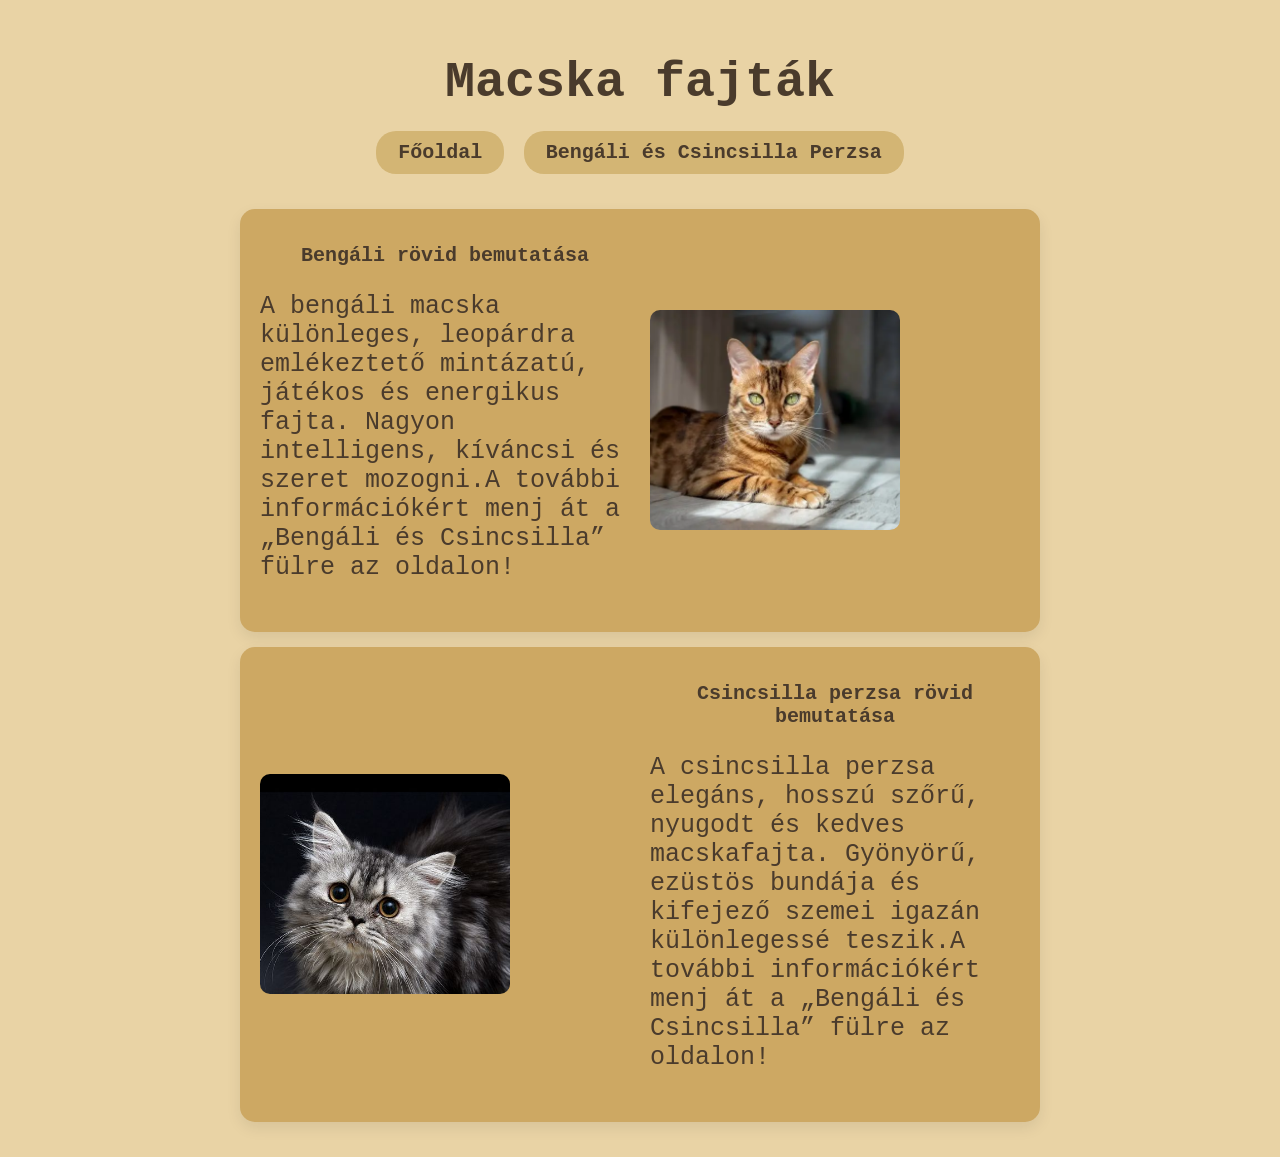
<file: index.html>
<!DOCTYPE html>
<html lang="hu">

<head>
    <meta charset="UTF-8">
    <meta name="viewport" content="width=device-width, initial-scale=1.0">
    <meta name="keywords" content="Cicák">
    <meta name="description" content="Cicák">
    <title>Horváth Eliza</title>
    <link rel="stylesheet" href="style.css">
    <link rel="stylesheet" href="zizak.html">
</head>

<body>
    <main>
        <header>
            <h1>Macska fajták</h1>
            <a href="index.html">Főoldal</a>
            <a href="zizak.html">Bengáli és Csincsilla Perzsa</a>
        </header>
        <article class="zizak">
        <article class="Bengáli">
            
            <div>
            <h2>Bengáli rövid bemutatása</h2>
            <p>A bengáli macska különleges, leopárdra emlékeztető mintázatú, játékos és energikus fajta. Nagyon
                intelligens, kíváncsi és szeret mozogni.A további információkért menj át a „Bengáli és Csincsilla” fülre
                az oldalon!</p>  
            </div>
         <img src="kepek/perzsa.webp" alt="">
        </article>
        <article class="CsincsillaPerzsa">
            <img src="kepek/csincsilla_perzsa.jpg" alt="">
            <div>
            <h2>Csincsilla perzsa rövid bemutatása</h2>
            <p>A csincsilla perzsa elegáns, hosszú szőrű, nyugodt és kedves macskafajta. Gyönyörű, ezüstös bundája és
                kifejező szemei igazán különlegessé teszik.A további információkért menj át a „Bengáli és Csincsilla”
                fülre az oldalon!</p>
            </div>
        </article>
        </article>

    </main>
</body>

</html>
</file>
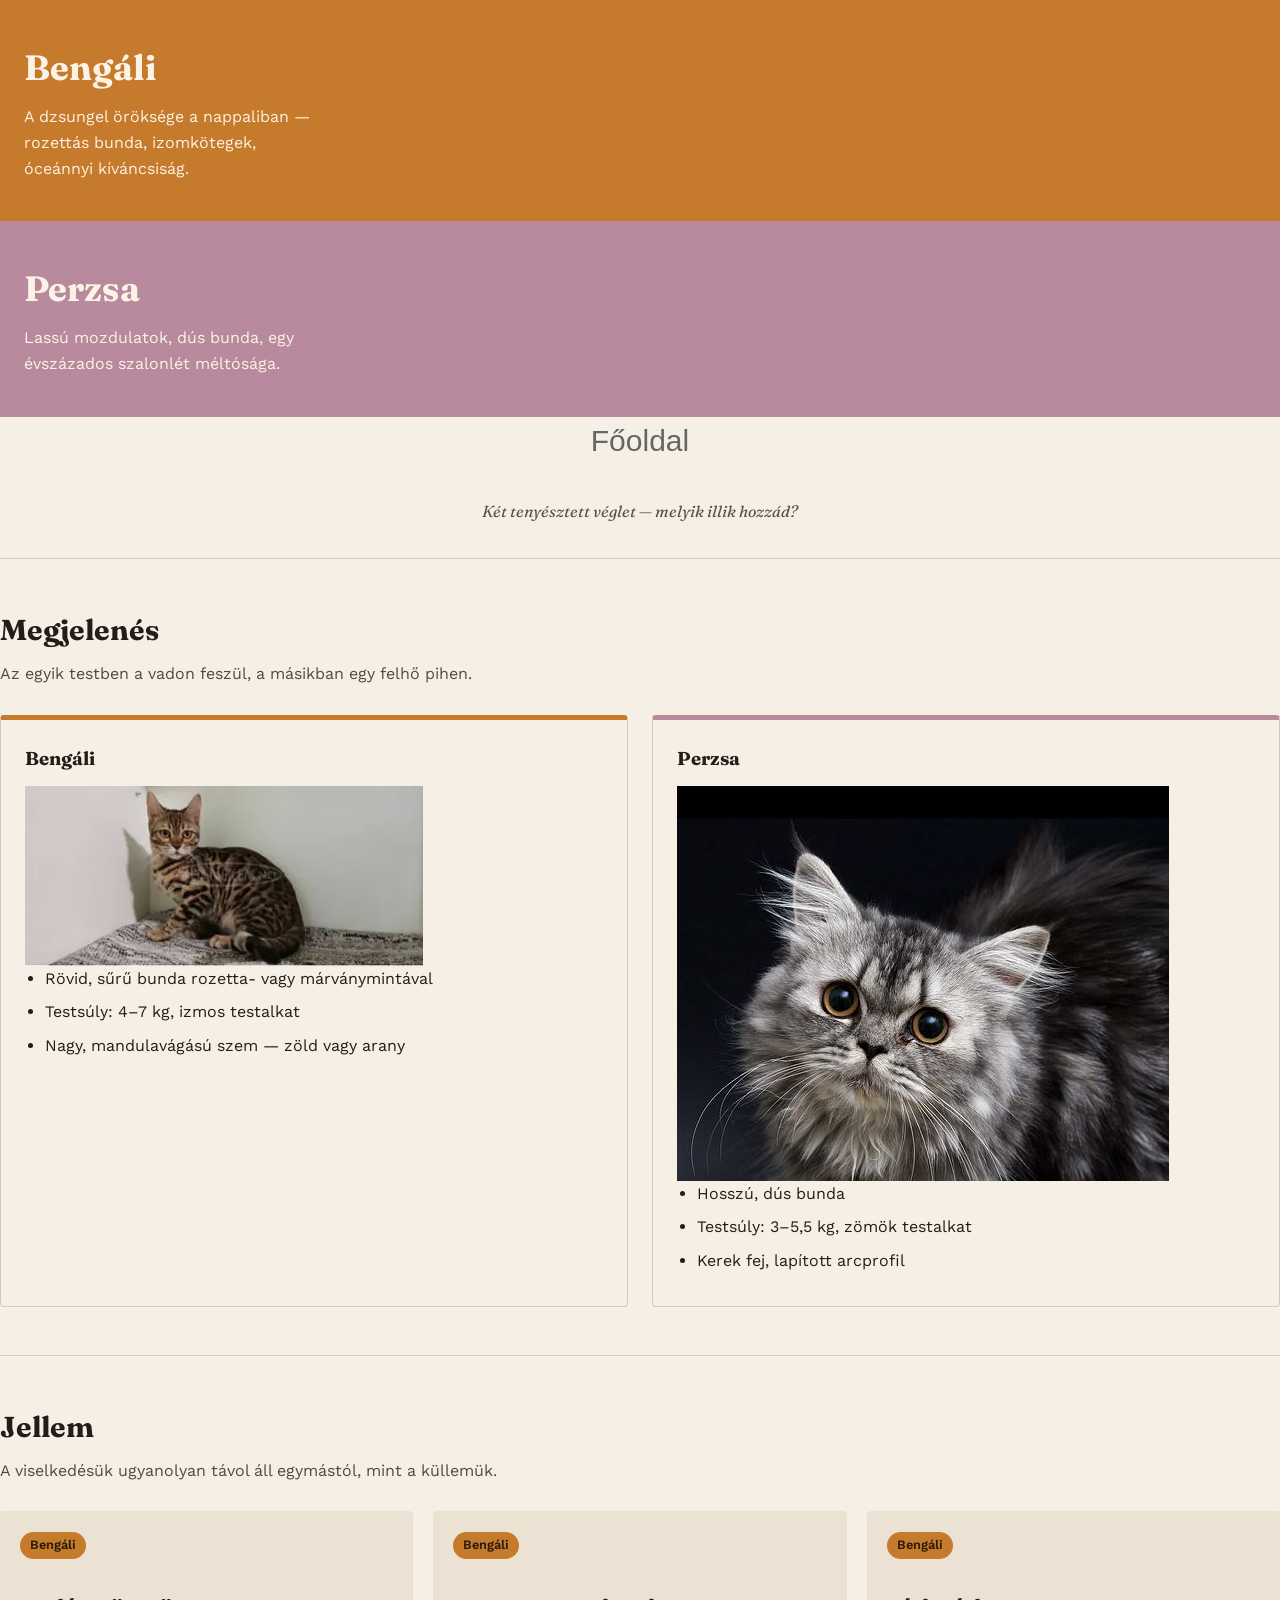
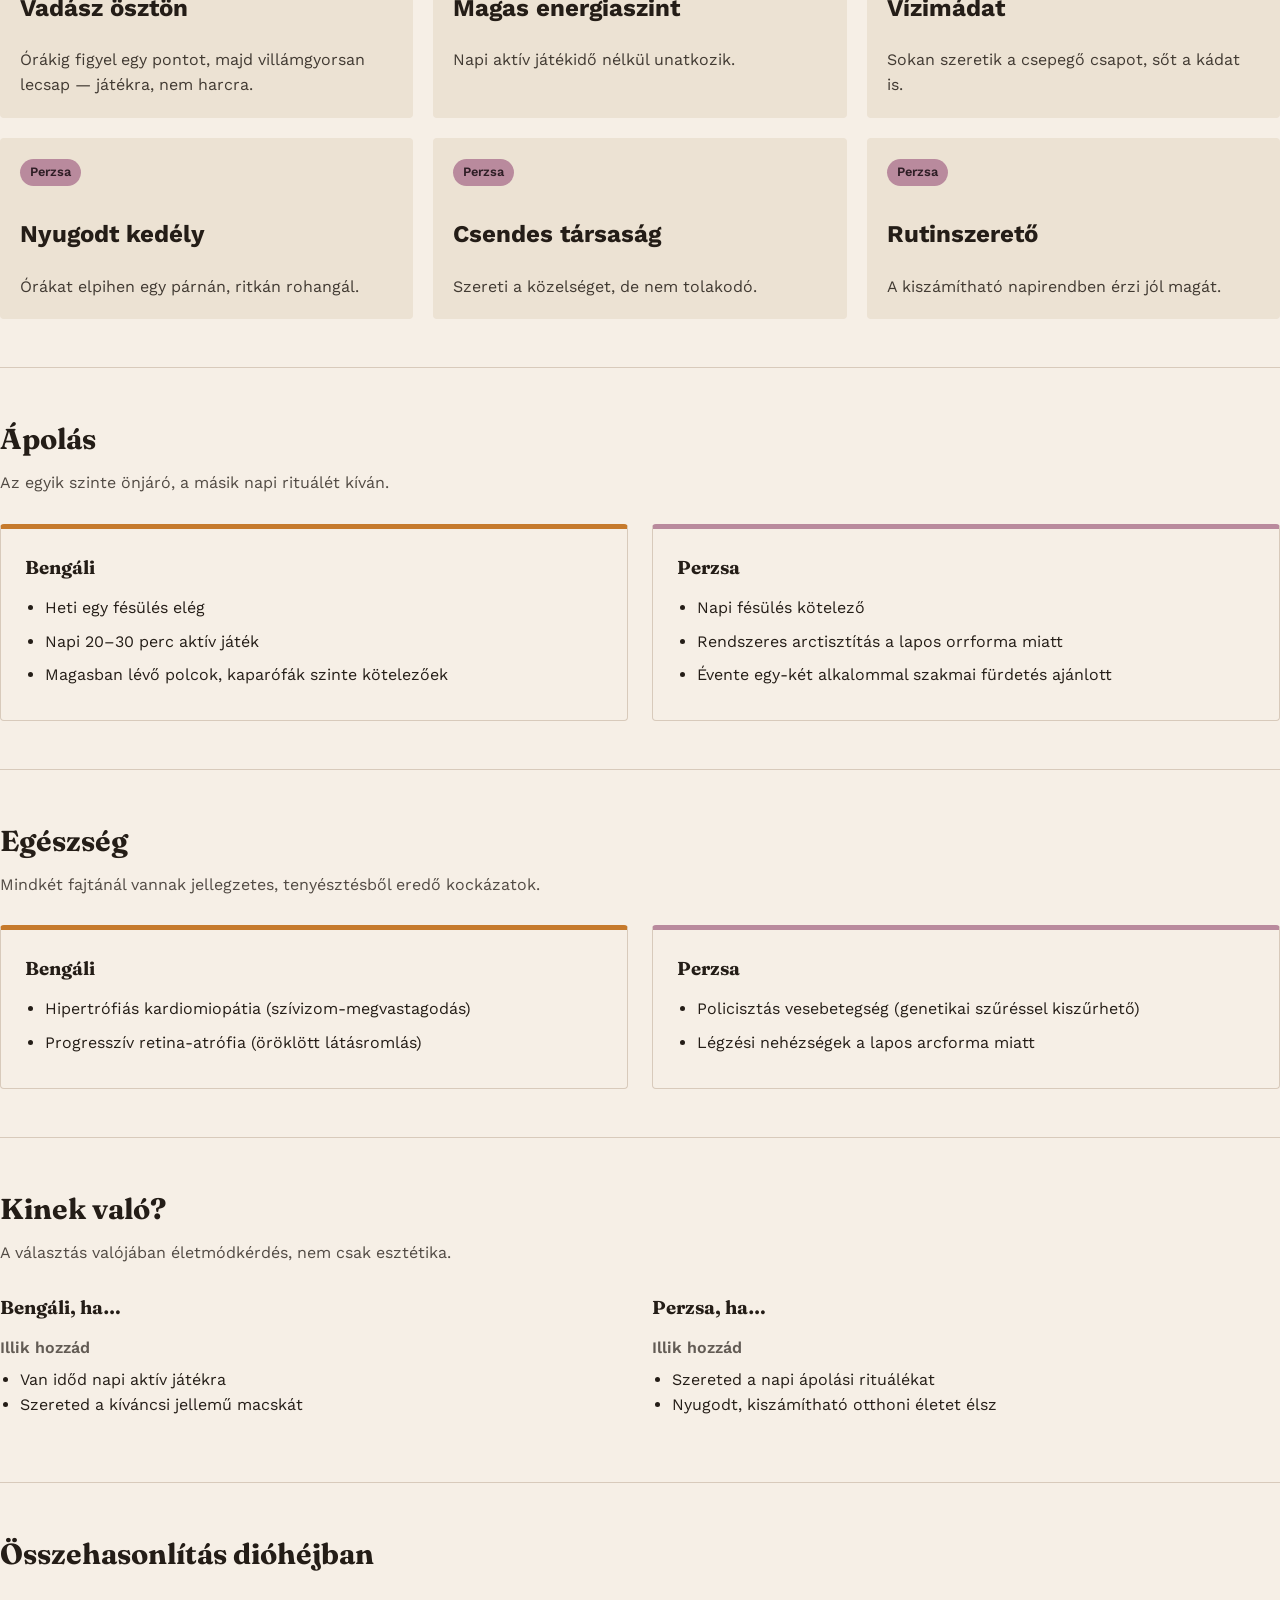
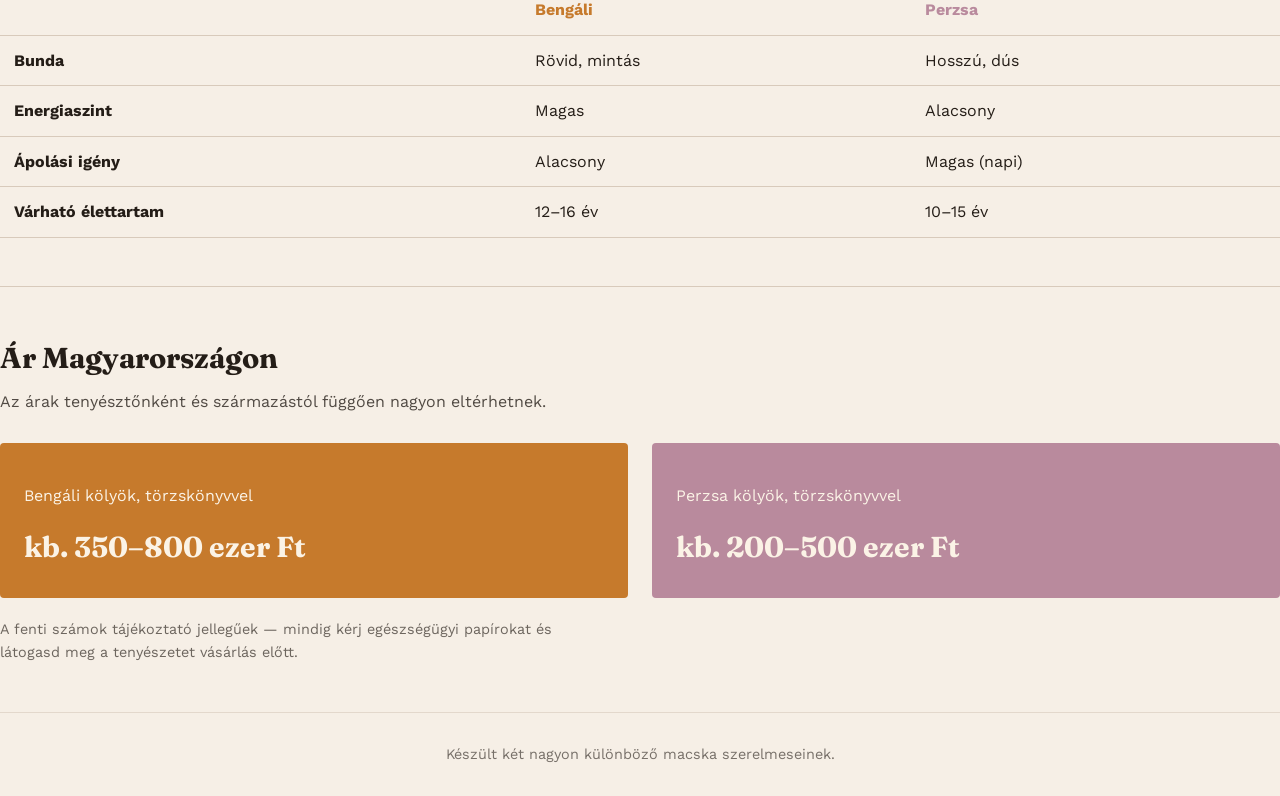
<file: zizak.html>
<!DOCTYPE html>
<html lang="hu">
<head>
<meta charset="UTF-8">
<meta name="viewport" content="width=device-width, initial-scale=1">
<title>Lányi Bence</title>
<link rel="preconnect" href="https://fonts.googleapis.com">
<link rel="preconnect" href="https://fonts.gstatic.com" crossorigin>
<link href="https://fonts.googleapis.com/css2?family=Fraunces:wght@600;700&family=Work+Sans:wght@400;500;600&display=swap" rel="stylesheet">
<link rel="stylesheet" href="index.html">
<link rel="stylesheet" href="zizak.css">
</head>

<body>
  <div class="hero-half bengal">
    <h1>Bengáli</h1>
    <p>A dzsungel öröksége a nappaliban — rozettás bunda, izomkötegek, óceánnyi kíváncsiság.</p>
  </div>
  <div class="hero-half persian">
    <h1>Perzsa</h1>
    <p>Lassú mozdulatok, dús bunda, egy évszázados szalonlét méltósága.</p>
  </div>
  <nav>
    <a href="index.html">Főoldal</a>
  </nav>
<p class="hero-caption">Két tenyésztett véglet — melyik illik hozzád?</p>
  <section>
    <h2 class="section-title">Megjelenés</h2>
    <p class="section-lede">Az egyik testben a vadon feszül, a másikban egy felhő pihen.</p>
    <div class="breed-grid">
      <div class="breed-card bengal">
        <h3>Bengáli</h3>
        <img src="kepek/36281_thumbnail.webp" alt="Bengáli cica">
        <ul>
          <li>Rövid, sűrű bunda rozetta- vagy márványmintával</li>
          <li>Testsúly: 4–7 kg, izmos testalkat</li>
          <li>Nagy, mandulavágású szem — zöld vagy arany</li>
        </ul>
      </div>
      <div class="breed-card persian">
        <h3>Perzsa</h3>
        <img src="kepek/csincsilla_perzsa.jpg" alt="Perzsa cica">
        <ul>
          <li>Hosszú, dús bunda</li>
          <li>Testsúly: 3–5,5 kg, zömök testalkat</li>
          <li>Kerek fej, lapított arcprofil</li>
        </ul>
      </div>
    </div>
  </section>

  <section>
    <h2 class="section-title">Jellem</h2>
    <p class="section-lede">A viselkedésük ugyanolyan távol áll egymástól, mint a küllemük.</p>
    <div class="feature-grid">
      <div class="feature bengal">
        <span class="tag">Bengáli</span>
        <h2>Vadász ösztön</h2>
        <p>Órákig figyel egy pontot, majd villámgyorsan lecsap — játékra, nem harcra.</p>
      </div>
      <div class="feature bengal">
        <span class="tag">Bengáli</span>
        <h2>Magas energiaszint</h2>
        <p>Napi aktív játékidő nélkül unatkozik.</p>
      </div>
      <div class="feature bengal">
        <span class="tag">Bengáli</span>
        <h2>Vízimádat</h2>
        <p>Sokan szeretik a csepegő csapot, sőt a kádat is.</p>
      </div>
      <div class="feature persian">
        <span class="tag">Perzsa</span>
        <h2>Nyugodt kedély</h2>
        <p>Órákat elpihen egy párnán, ritkán rohangál.</p>
      </div>
      <div class="feature persian">
        <span class="tag">Perzsa</span>
        <h2>Csendes társaság</h2>
        <p>Szereti a közelséget, de nem tolakodó.</p>
      </div>
      <div class="feature persian">
        <span class="tag">Perzsa</span>
        <h2>Rutinszerető</h2>
        <p>A kiszámítható napirendben érzi jól magát.</p>
      </div>
    </div>
  </section>

  <section>
    <h2 class="section-title">Ápolás</h2>
    <p class="section-lede">Az egyik szinte önjáró, a másik napi rituálét kíván.</p>
    <div class="breed-grid">
      <div class="breed-card bengal">
        <h3>Bengáli</h3>
        <ul>
          <li>Heti egy fésülés elég</li>
          <li>Napi 20–30 perc aktív játék</li>
          <li>Magasban lévő polcok, kaparófák szinte kötelezőek</li>
        </ul>
      </div>
      <div class="breed-card persian">
        <h3>Perzsa</h3>
        <ul>
          <li>Napi fésülés kötelező</li>
          <li>Rendszeres arctisztítás a lapos orrforma miatt</li>
          <li>Évente egy-két alkalommal szakmai fürdetés ajánlott</li>
        </ul>
      </div>
    </div>
  </section>

  <section>
    <h2 class="section-title">Egészség</h2>
    <p class="section-lede">Mindkét fajtánál vannak jellegzetes, tenyésztésből eredő kockázatok.</p>
    <div class="breed-grid">
      <div class="breed-card bengal">
        <h3>Bengáli</h3>
        <ul>
          <li>Hipertrófiás kardiomiopátia (szívizom-megvastagodás)</li>
          <li>Progresszív retina-atrófia (öröklött látásromlás)</li>
        </ul>
      </div>
      <div class="breed-card persian">
        <h3>Perzsa</h3>
        <ul>
          <li>Policisztás vesebetegség (genetikai szűréssel kiszűrhető)</li>
          <li>Légzési nehézségek a lapos arcforma miatt</li>
        </ul>
      </div>
    </div>
  </section>

  <section>
    <h2 class="section-title">Kinek való?</h2>
    <p class="section-lede">A választás valójában életmódkérdés, nem csak esztétika.</p>
    <div class="fit-grid">
      <div class="fit-card">
        <h3>Bengáli, ha…</h3>
        <p class="label">Illik hozzád</p>
        <ul>
          <li>Van időd napi aktív játékra</li>
          <li>Szereted a kíváncsi jellemű macskát</li>
        </ul>
      </div>
      <div class="fit-card">
        <h3>Perzsa, ha…</h3>
        <p class="label">Illik hozzád</p>
        <ul>
          <li>Szereted a napi ápolási rituálékat</li>
          <li>Nyugodt, kiszámítható otthoni életet élsz</li>
        </ul>
      </div>
    </div>
  </section>

  <section>
    <h2 class="section-title">Összehasonlítás dióhéjban</h2>
    <div class="compare-wrap">
      <table class="compare">
        <thead>
          <tr>
            <th></th>
            <th class="bengal">Bengáli</th>
            <th class="persian">Perzsa</th>
          </tr>
        </thead>
        <tbody>
          <tr><th>Bunda</th><td>Rövid, mintás</td><td>Hosszú, dús</td></tr>
          <tr><th>Energiaszint</th><td>Magas</td><td>Alacsony</td></tr>
          <tr><th>Ápolási igény</th><td>Alacsony</td><td>Magas (napi)</td></tr>
          <tr><th>Várható élettartam</th><td>12–16 év</td><td>10–15 év</td></tr>
        </tbody>
      </table>
    </div>
  </section>

  <section>
    <h2 class="section-title">Ár Magyarországon</h2>
    <p class="section-lede">Az árak tenyésztőnként és származástól függően nagyon eltérhetnek.</p>
    <div class="price-grid">
      <div class="price-card bengal">
        <p>Bengáli kölyök, törzskönyvvel</p>
        <p class="amount">kb. 350–800 ezer Ft</p>
      </div>
      <div class="price-card persian">
        <p>Perzsa kölyök, törzskönyvvel</p>
        <p class="amount">kb. 200–500 ezer Ft</p>
      </div>
    </div>
    <p class="price-fine">A fenti számok tájékoztató jellegűek — mindig kérj egészségügyi papírokat és látogasd meg a tenyészetet vásárlás előtt.</p>
  </section>

<footer>Készült két nagyon különböző macska szerelmeseinek.</footer>

</body>
</html>
</file>
<file: style.css>
* {
    box-sizing: border-box;
}

body {
    background-color: #e9d3a5;
    font-family: 'Courier New', Courier, monospace;
    margin: 0;
    padding: 20px 0;
}

header {
    width: 100%;
    text-align: center;
    margin-bottom: 45px;
}
main{
    max-width: 800px;
    margin: auto;
}
h1 {
    font-size: 50px;
    color: #4a3b2c;
    margin-bottom: 30px;
    font-family: 'Courier New', Courier, monospace;
}

h2 {
    font-size: 35px;
    font-family: 'Courier New', Courier, monospace;
}

a {
    padding: 10px 22px;
    margin: 5px;
    text-align: center;
    text-decoration: none;
    color: #4a3b2c;
    font-size: 20px;
    font-weight: 600;
    border-color: #d3b574;
    background-color: #d3b574;
    border-radius: 20px;
}

h2 {
    font-size: 20px;
    margin-top: 15px;
    text-align: center;
    color: #4a3b2c;
}

p {
    font-size: 25px;
    text-align: justify;
    text-align: left;
    margin-bottom: 30px;
    color: #4a3b2c;
}

.zizak {
    display: grid;
    grid-template-rows: 1fr;
    gap: 15px;
    margin-bottom: 15px;
}

img {
    width: 250px;
    height: 220px;
    object-fit: cover;
    border-radius: 10px;
}

.Bengáli,.CsincsillaPerzsa {
   display: grid;
   grid-template-columns: 1fr 1fr;
   align-items: center;
   gap: 20px;
   background-color: #cda863; 
   padding: 20px;
   border-radius: 15px;
   box-shadow: 0 6px 15px rgba(0,0,0,0.08);
}


@media screen and (max-width:600px) {
    .zizak {
        display: grid;
        grid-template-columns: 1fr;
    }

}
</file>
<file: zizak.css>
* {
    box-sizing: border-box;
  }
  a {
    text-decoration: none;
    color: #666666;
    font-family: sans-serif;
    font-size: 15px;
    font-weight: 500;
    transition: color 0.2s ease;
    justify-content: center;
    font-size: 30px;
    list-style: none;
    display: grid;
    gap: 32px;
    margin: 0;
    padding: 0;
}

a:hover {
  color: #111111;
}
  body {
    margin: 0;
    background: #f6efe6;
    color: #241d17;
    font-family: "Work Sans", sans-serif;
    line-height: 1.6;
  }

  img{
    max-width: 100%;
    display: block;
  }

  .wrap {
    max-width: 1000px;
    margin: 0 auto;
    padding: 0 20px;
  }

  .hero {
    display: grid;
    grid-template-columns: 1fr 1fr;
  }

  .hero-half {
    padding: 40px 24px;
    color: #fbf3e6;
  }

  .hero-half.bengal {
    background: #c67a2c;
  }

  .hero-half.persian {
    background: #b98a9d;
  }

  .hero-half h1 {
    font-family: "Fraunces", serif;
    font-size: 2.2rem;
    margin: 0 0 8px;
  }

  .hero-half p {
    margin: 0;
    max-width: 30ch;
  }

  .hero-caption {
    text-align: center;
    font-family: "Fraunces", serif;
    font-style: italic;
    opacity: 0.75;
    padding: 18px 0;
  }

  section {
    padding: 48px 0;
    border-top: 1px solid #d8cabb;
  }

  h2.section-title {
    font-family: "Fraunces", serif;
    font-size: 1.8rem;
    margin: 0 0 8px;
  }

  .section-lede {
    max-width: 60ch;
    opacity: 0.78;
    margin: 0 0 28px;
  }

  .portrait-grid {
    display: grid;
    grid-template-columns: 1fr 1fr;
    gap: 30px;
    text-align: center;
  }

  .portrait-card svg {
    max-width: 260px;
    margin: 0 auto 16px;
  }

  .portrait-card h3 {
    font-family: "Fraunces", serif;
    margin: 0 0 6px;
  }

  .breed-grid {
    display: grid;
    grid-template-columns: 1fr 1fr;
    gap: 24px;
  }

  .breed-card {
    padding: 24px;
    border: 1px solid #d8cabb;
    border-radius: 4px;
  }

  .breed-card.bengal {
    border-top: 5px solid #c67a2c;
  }

  .breed-card.persian {
    border-top: 5px solid #b98a9d;
  }

  .breed-card h3 {
    font-family: "Fraunces", serif;
    margin: 0 0 12px;
  }

  .breed-card ul {
    margin: 0;
    padding-left: 20px;
  }

  .breed-card li {
    margin-bottom: 8px;
  }

  .feature-grid {
    display: grid;
    grid-template-columns: 1fr 1fr 1fr;
    gap: 20px;
  }

  .feature {
    background: #ece2d3;
    padding: 20px;
    border-radius: 4px;
  }

  .feature .tag {
    display: inline-block;
    font-size: 0.8rem;
    font-weight: 600;
    padding: 3px 10px;
    border-radius: 20px;
    margin-bottom: 10px;
  }

  .feature.bengal .tag {
    background: #c67a2c;
    color: #2a1c0a;
  }

  .feature.persian .tag {
    background: #b98a9d;
    color: #2f1e26;
  }

  .feature h4 {
    margin: 0 0 6px;
  }

  .feature p {
    margin: 0;
    opacity: 0.85;
  }

  .compare-wrap {
    overflow-x: auto;
  }

  table.compare {
    width: 100%;
    border-collapse: collapse;
    min-width: 500px;
  }

  table.compare th, table.compare td {
    text-align: left;
    padding: 12px 14px;
    border-bottom: 1px solid #d8cabb;
  }

  table.compare thead th.bengal {
    color: #c67a2c;
  }

  table.compare thead th.persian {
    color: #b98a9d;
  }

  .fit-grid {
    display: grid;
    grid-template-columns: 1fr 1fr;
    gap: 24px;
  }

  .fit-card h3 {
    font-family: "Fraunces", serif;
    margin: 0 0 12px;
  }

  .fit-card p.label {
    margin: 0 0 6px;
    font-weight: 600;
    opacity: 0.7;
  }

  .fit-card ul {
    margin: 0 0 16px;
    padding-left: 20px;
  }

  .price-grid {
    display: grid;
    grid-template-columns: 1fr 1fr;
    gap: 24px;
  }

  .price-card {
    padding: 24px;
    border-radius: 4px;
    color: #fbf3e6;
  }

  .price-card.bengal {
    background: #c67a2c;
  }

  .price-card.persian {
    background: #b98a9d;
  }

  .price-card .amount {
    font-family: "Fraunces", serif;
    font-size: 1.8rem;
    font-weight: 700;
    margin: 6px 0 4px;
  }

  .price-fine {
    max-width: 65ch;
    font-size: 0.9rem;
    opacity: 0.65;
    margin: 20px 0 0;
  }

  footer {
    padding: 30px 0;
    text-align: center;
    font-size: 0.9rem;
    opacity: 0.6;
    border-top: 1px solid #d8cabb;
  }

  @media (max-width: 700px) {
    .hero {
      grid-template-columns: 1fr;
    }
    .breed-grid,
    .feature-grid,
    .fit-grid,
    .price-grid,
    .portrait-grid {
      grid-template-columns: 1fr;
    }
  }
</file>
